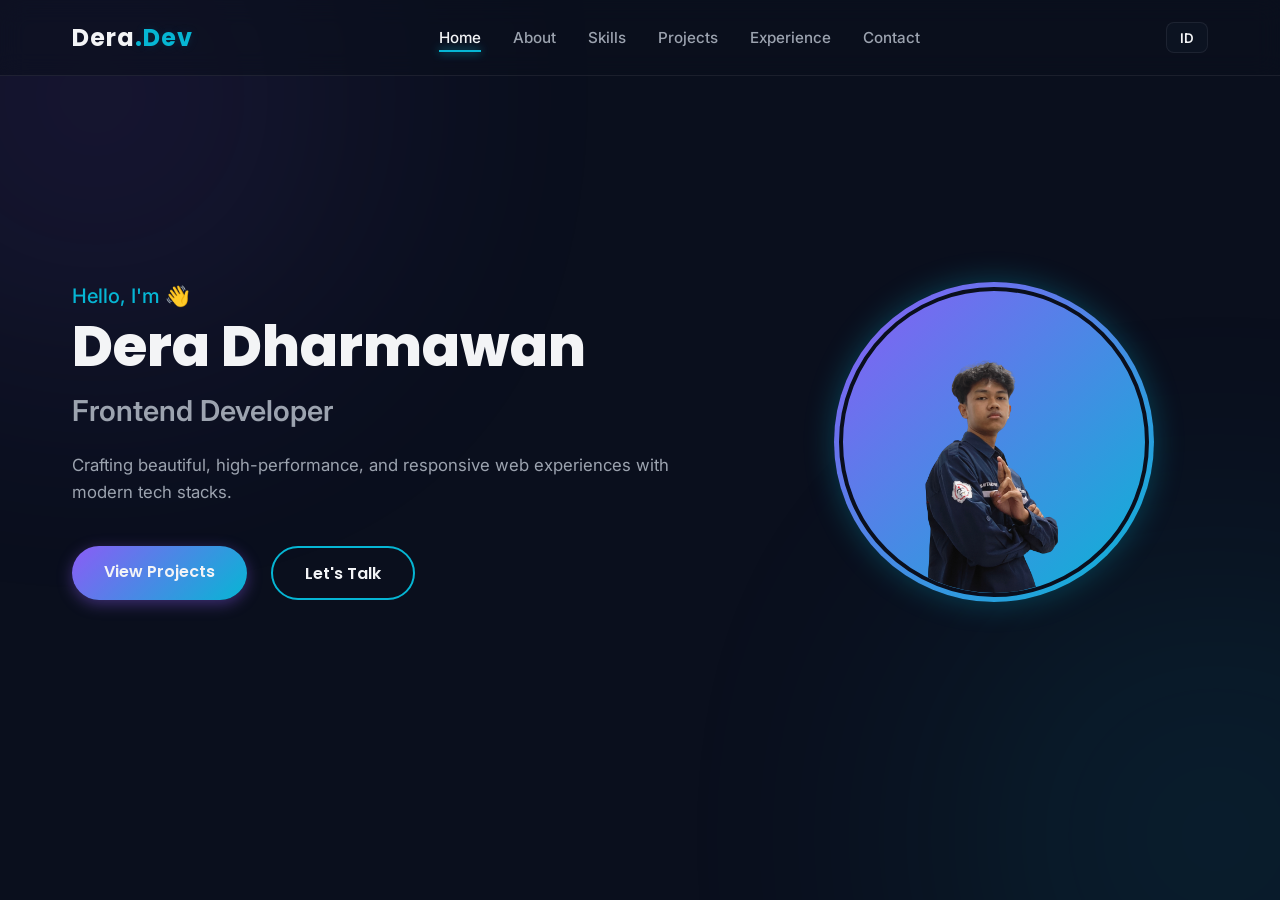
<file: index.html>
<!DOCTYPE html>
<html lang="id">
<head>
  <meta charset="UTF-8">
  <meta name="viewport" content="width=device-width, initial-scale=1.0">
  <title>Developer Portfolio | Home</title>
  <link rel="preconnect" href="https://fonts.googleapis.com">
  <link rel="preconnect" href="https://fonts.gstatic.com" crossorigin>
  <link href="https://fonts.googleapis.com/css2?family=Inter:wght@300;400;500;600&family=Poppins:wght@400;600;700;800&display=swap" rel="stylesheet">
  <link rel="stylesheet" href="https://cdnjs.cloudflare.com/ajax/libs/font-awesome/6.4.0/css/all.min.css">
  <link rel="stylesheet" href="css/style.css">
</head>
<body>
  <div class="bg-glow glow-1"></div>
  <div class="bg-glow glow-2"></div>

  <header class="navbar">
    <div class="nav-container">
      <a href="index.html" class="logo">Dera<span>.Dev</span></a>
      <nav class="nav-links">
        <a href="index.html" data-i18n="nav-home" class="nav-item">Home</a>
        <a href="tentang.html" data-i18n="nav-about" class="nav-item">About</a>
        <a href="keahlian.html" data-i18n="nav-skills" class="nav-item">Skills</a>
        <a href="proyek.html" data-i18n="nav-projects" class="nav-item">Projects</a>
        <a href="pengalaman.html" data-i18n="nav-experience" class="nav-item">Experience</a>
        <a href="kontak.html" data-i18n="nav-contact" class="nav-item">Contact</a>
      </nav>
      <div class="nav-actions">
        <button id="lang-toggle" class="btn-lang">EN</button>
        <div class="hamburger">
          <span></span>
          <span></span>
          <span></span>
        </div>
      </div>
    </div>
  </header>

  <main class="container hero-container">
    <!-- Hero Section -->
    <section class="hero">
      
      <!-- SISI KIRI: Konten Teks -->
      <div class="hero-content">
        <p class="hero-subtitle"><span data-i18n="hero-greet">Hello, I'm</span> 👋</p>
        <!-- GANTI NAMA DI SINI -->
        <h1 class="hero-title">Dera Dharmawan</h1>
        <h2 class="hero-role" data-i18n="hero-title">Frontend Developer</h2>
        <p class="hero-desc" data-i18n="hero-desc">Crafting beautiful, high-performance, and responsive web experiences with modern tech stacks.</p>
        <div class="hero-ctas">
          <a href="proyek.html" class="btn btn-primary" data-i18n="hero-cta-project">View Projects</a>
          <a href="kontak.html" class="btn btn-secondary" data-i18n="hero-cta-contact">Let's Talk</a>
        </div>
      </div>

      <!-- SISI KANAN: Tempat Gambar -->
      <div class="hero-image">
        <div class="image-glow-wrapper">
          <!-- GANTI ALT TEXT DI SINI -->
          <img src="dera_pp.png" alt="Foto Profil Dera Dharmawan">
        </div>
      </div>

    </section>
  </main>

  <script src="js/main.js"></script>
</body>
</html>
</file>
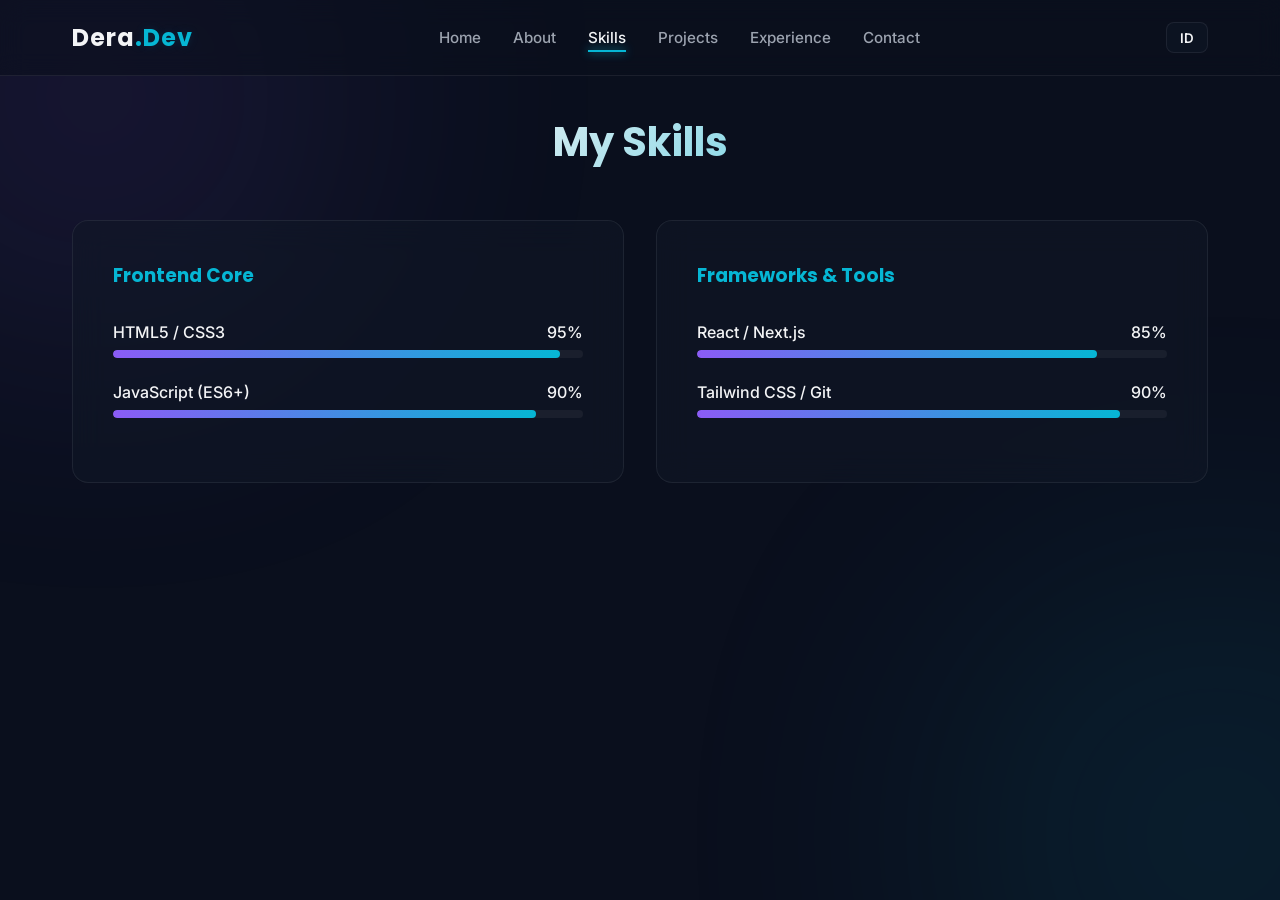
<file: keahlian.html>
<!DOCTYPE html>
<html lang="id">
<head>
  <meta charset="UTF-8">
  <meta name="viewport" content="width=device-width, initial-scale=1.0">
  <title>My Skills | Portfolio</title>
  <link rel="preconnect" href="https://fonts.googleapis.com">
  <link rel="preconnect" href="https://fonts.gstatic.com" crossorigin>
  <link href="https://fonts.googleapis.com/css2?family=Inter:wght@300;400;500;600&family=Poppins:wght@400;600;700;800&display=swap" rel="stylesheet">
  <link rel="stylesheet" href="https://cdnjs.cloudflare.com/ajax/libs/font-awesome/6.4.0/css/all.min.css">
  <link rel="stylesheet" href="css/style.css">
</head>
<body>
  <div class="bg-glow glow-1"></div>
  <div class="bg-glow glow-2"></div>

  <header class="navbar">
    <div class="nav-container">
      <a href="index.html" class="logo">Dera<span>.Dev</span></a>
      <nav class="nav-links">
        <a href="index.html" data-i18n="nav-home" class="nav-item">Home</a>
        <a href="tentang.html" data-i18n="nav-about" class="nav-item">About</a>
        <a href="keahlian.html" data-i18n="nav-skills" class="nav-item">Skills</a>
        <a href="proyek.html" data-i18n="nav-projects" class="nav-item">Projects</a>
        <a href="pengalaman.html" data-i18n="nav-experience" class="nav-item">Experience</a>
        <a href="kontak.html" data-i18n="nav-contact" class="nav-item">Contact</a>
      </nav>
      <div class="nav-actions">
        <button id="lang-toggle" class="btn-lang">EN</button>
        <div class="hamburger">
          <span></span>
          <span></span>
          <span></span>
        </div>
      </div>
    </div>
  </header>

  <main class="container">
    <section class="section-page">
      <h2 class="section-title" data-i18n="skills-title">My Skills</h2>
      
      <div class="skills-grid">
        <div class="skill-card glass">
          <h3 data-i18n="skills-category-1">Frontend Core</h3>
          <div class="skill-item">
            <div class="skill-info"><span>HTML5 / CSS3</span><span>95%</span></div>
            <div class="skill-bar"><span style="width: 95%;"></span></div>
          </div>
          <div class="skill-item">
            <div class="skill-info"><span>JavaScript (ES6+)</span><span>90%</span></div>
            <div class="skill-bar"><span style="width: 90%;"></span></div>
          </div>
        </div>

        <div class="skill-card glass">
          <h3 data-i18n="skills-category-2">Frameworks & Tools</h3>
          <div class="skill-item">
            <div class="skill-info"><span>React / Next.js</span><span>85%</span></div>
            <div class="skill-bar"><span style="width: 85%;"></span></div>
          </div>
          <div class="skill-item">
            <div class="skill-info"><span>Tailwind CSS / Git</span><span>90%</span></div>
            <div class="skill-bar"><span style="width: 90%;"></span></div>
          </div>
        </div>
      </div>
    </section>
  </main>

  <script src="js/main.js"></script>
</body>
</html>
</file>
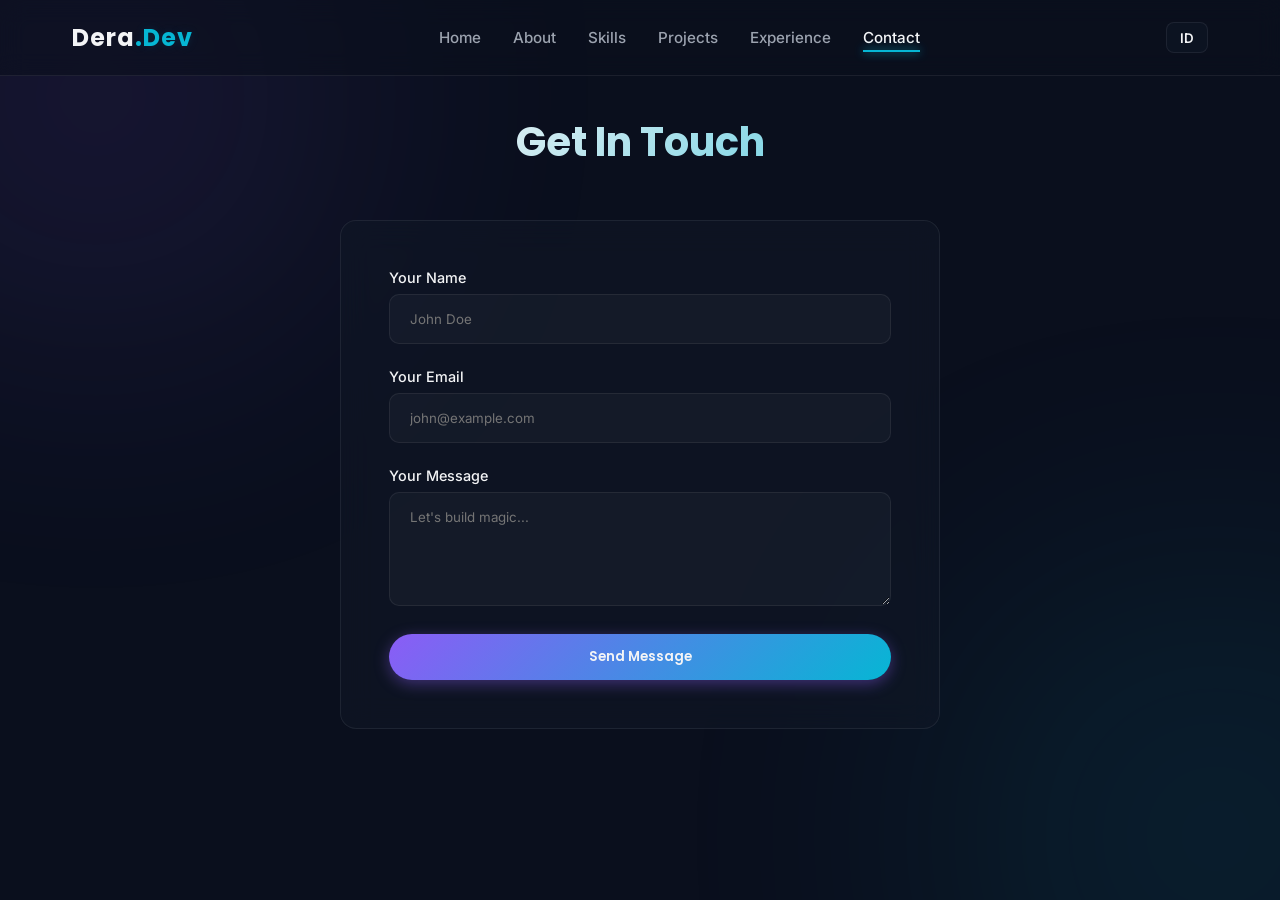
<file: kontak.html>
<!DOCTYPE html>
<html lang="id">
<head>
  <meta charset="UTF-8">
  <meta name="viewport" content="width=device-width, initial-scale=1.0">
  <title>Contact Me | Portfolio</title>
  <link rel="preconnect" href="https://fonts.googleapis.com">
  <link rel="preconnect" href="https://fonts.gstatic.com" crossorigin>
  <link href="https://fonts.googleapis.com/css2?family=Inter:wght@300;400;500;600&family=Poppins:wght@400;600;700;800&display=swap" rel="stylesheet">
  <link rel="stylesheet" href="https://cdnjs.cloudflare.com/ajax/libs/font-awesome/6.4.0/css/all.min.css">
  <link rel="stylesheet" href="css/style.css">
</head>
<body>
  <div class="bg-glow glow-1"></div>
  <div class="bg-glow glow-2"></div>

  <header class="navbar">
    <div class="nav-container">
      <a href="index.html" class="logo">Dera<span>.Dev</span></a>
      <nav class="nav-links">
        <a href="index.html" data-i18n="nav-home" class="nav-item">Home</a>
        <a href="tentang.html" data-i18n="nav-about" class="nav-item">About</a>
        <a href="keahlian.html" data-i18n="nav-skills" class="nav-item">Skills</a>
        <a href="proyek.html" data-i18n="nav-projects" class="nav-item">Projects</a>
        <a href="pengalaman.html" data-i18n="nav-experience" class="nav-item">Experience</a>
        <a href="kontak.html" data-i18n="nav-contact" class="nav-item">Contact</a>
      </nav>
      <div class="nav-actions">
        <button id="lang-toggle" class="btn-lang">EN</button>
        <div class="hamburger">
          <span></span>
          <span></span>
          <span></span>
        </div>
      </div>
    </div>
  </header>

  <main class="container">
    <section class="section-page">
      <h2 class="section-title" data-i18n="contact-title">Get In Touch</h2>
      
      <div class="contact-box glass">
        <form action="https://api.web3forms.com/submit" method="POST" id="contact-form">
          <input type="hidden" name="access_key" value="YOUR_ACCESS_KEY_HERE">
          
          <div class="form-group">
            <label for="name" data-i18n="contact-name-label">Your Name</label>
            <input type="text" name="name" id="name" required placeholder="John Doe">
          </div>
          
          <div class="form-group">
            <label for="email" data-i18n="contact-email-label">Your Email</label>
            <input type="email" name="email" id="email" required placeholder="john@example.com">
          </div>
          
          <div class="form-group">
            <label for="message" data-i18n="contact-msg-label">Your Message</label>
            <textarea name="message" id="message" rows="5" required placeholder="Let's build magic..."></textarea>
          </div>
          
          <button type="submit" class="btn btn-primary" style="width: 100%;" data-i18n="contact-btn">Send Message</button>
        </form>
      </div>
    </section>
  </main>

  <script src="js/main.js"></script>
</body>
</html>
</file>
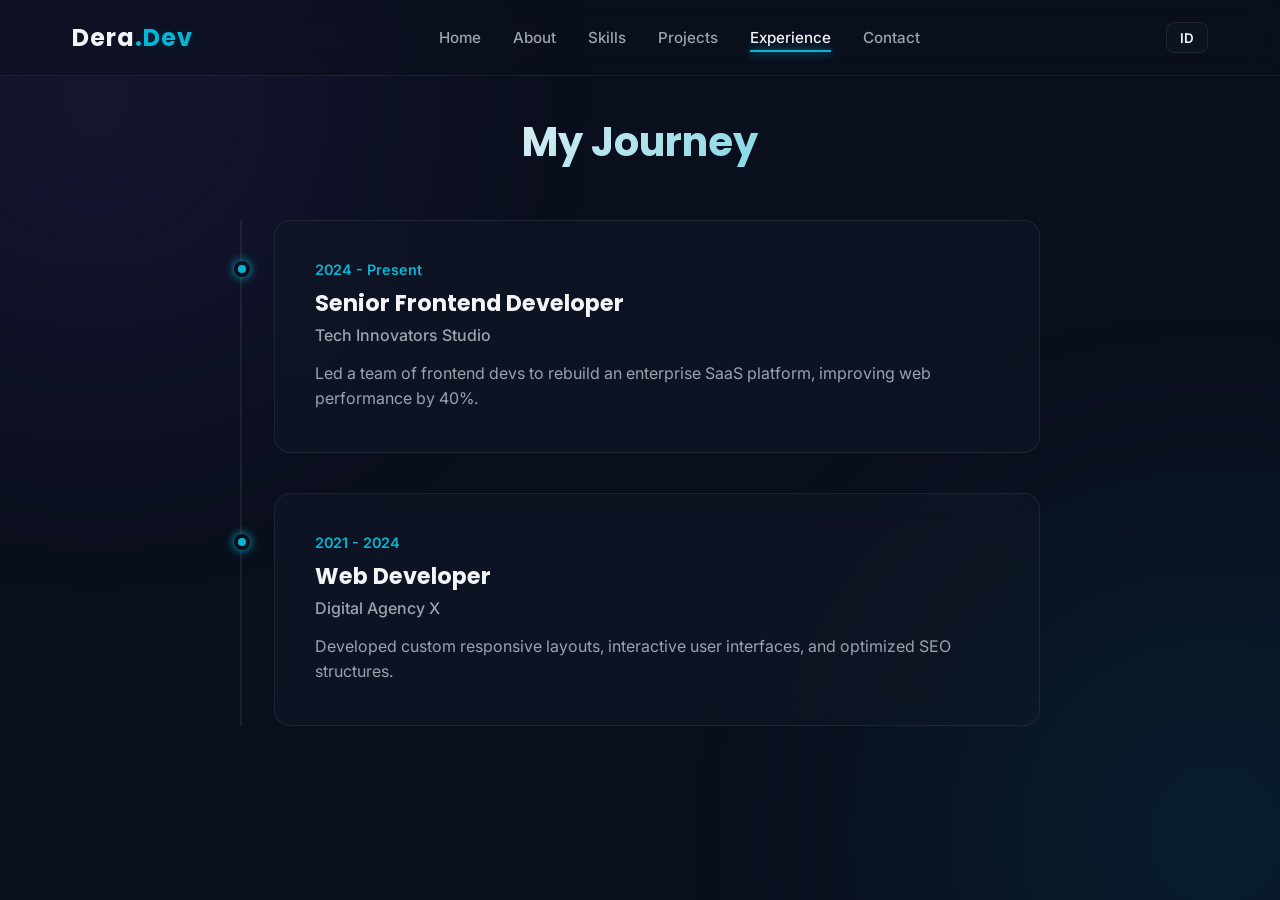
<file: pengalaman.html>
<!DOCTYPE html>
<html lang="id">
<head>
  <meta charset="UTF-8">
  <meta name="viewport" content="width=device-width, initial-scale=1.0">
  <title>Experience | Portfolio</title>
  <link rel="preconnect" href="https://fonts.googleapis.com">
  <link rel="preconnect" href="https://fonts.gstatic.com" crossorigin>
  <link href="https://fonts.googleapis.com/css2?family=Inter:wght@300;400;500;600&family=Poppins:wght@400;600;700;800&display=swap" rel="stylesheet">
  <link rel="stylesheet" href="https://cdnjs.cloudflare.com/ajax/libs/font-awesome/6.4.0/css/all.min.css">
  <link rel="stylesheet" href="css/style.css">
</head>
<body>
  <div class="bg-glow glow-1"></div>
  <div class="bg-glow glow-2"></div>

  <header class="navbar">
    <div class="nav-container">
      <a href="index.html" class="logo">Dera<span>.Dev</span></a>
      <nav class="nav-links">
        <a href="index.html" data-i18n="nav-home" class="nav-item">Home</a>
        <a href="tentang.html" data-i18n="nav-about" class="nav-item">About</a>
        <a href="keahlian.html" data-i18n="nav-skills" class="nav-item">Skills</a>
        <a href="proyek.html" data-i18n="nav-projects" class="nav-item">Projects</a>
        <a href="pengalaman.html" data-i18n="nav-experience" class="nav-item">Experience</a>
        <a href="kontak.html" data-i18n="nav-contact" class="nav-item">Contact</a>
      </nav>
      <div class="nav-actions">
        <button id="lang-toggle" class="btn-lang">EN</button>
        <div class="hamburger">
          <span></span>
          <span></span>
          <span></span>
        </div>
      </div>
    </div>
  </header>

  <main class="container">
    <section class="section-page">
      <h2 class="section-title" data-i18n="exp-title">My Journey</h2>
      
      <div class="timeline">
        <div class="timeline-item glass">
          <div class="timeline-dot"></div>
          <div class="timeline-date" data-i18n="exp-1-date">2024 - Present</div>
          <h3 data-i18n="exp-1-role">Senior Frontend Developer</h3>
          <h4 data-i18n="exp-1-company">Tech Innovators Studio</h4>
          <p data-i18n="exp-1-desc">Led a team of frontend devs to rebuild an enterprise SaaS platform, improving web performance by 40%.</p>
        </div>

        <div class="timeline-item glass">
          <div class="timeline-dot"></div>
          <div class="timeline-date" data-i18n="exp-2-date">2021 - 2024</div>
          <h3 data-i18n="exp-2-role">Web Developer</h3>
          <h4 data-i18n="exp-2-company">Digital Agency X</h4>
          <p data-i18n="exp-2-desc">Developed custom responsive layouts, interactive user interfaces, and optimized SEO structures.</p>
        </div>
      </div>
    </section>
  </main>

  <script src="js/main.js"></script>
</body>
</html>
</file>
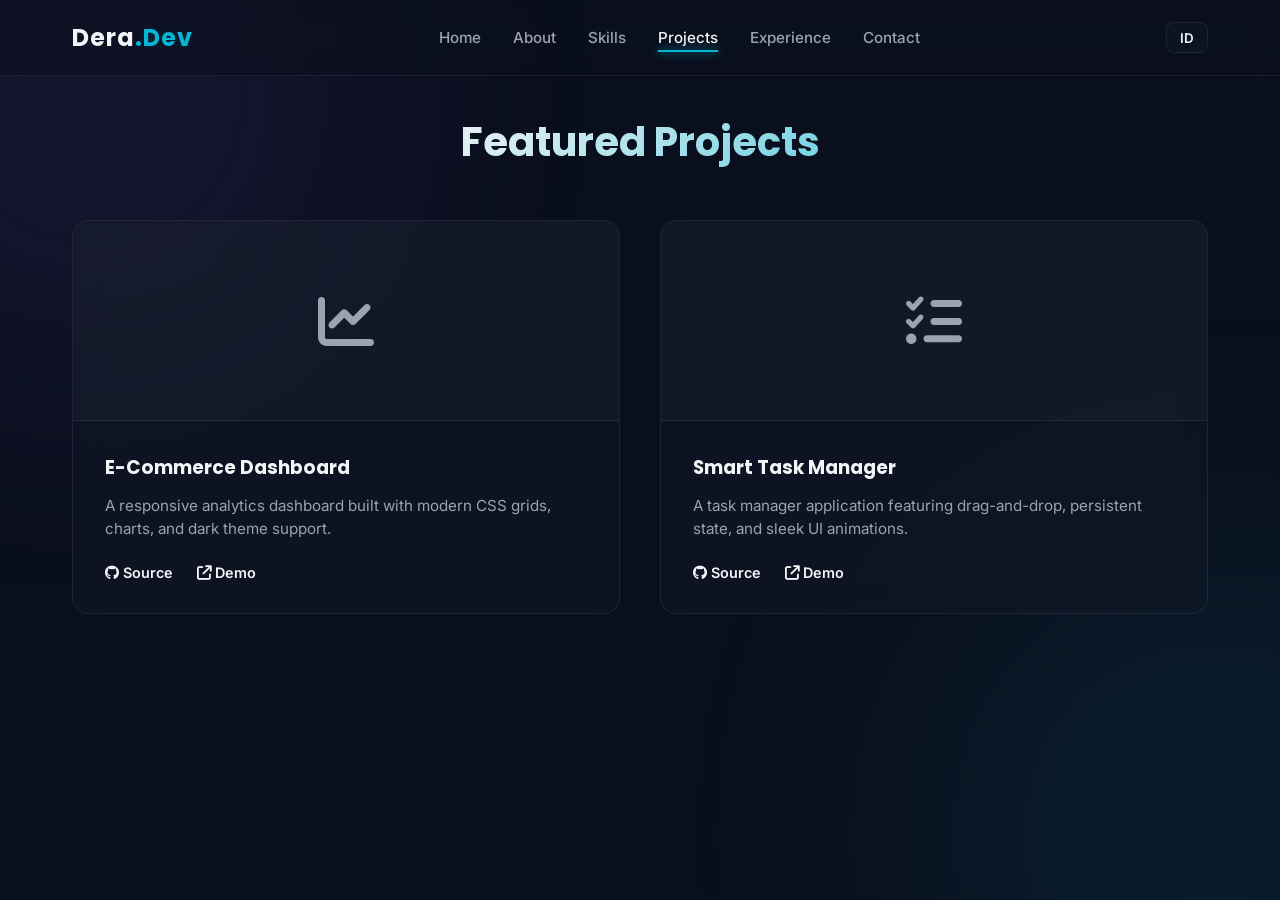
<file: proyek.html>
<!DOCTYPE html>
<html lang="id">
<head>
  <meta charset="UTF-8">
  <meta name="viewport" content="width=device-width, initial-scale=1.0">
  <title>My Projects | Portfolio</title>
  <link rel="preconnect" href="https://fonts.googleapis.com">
  <link rel="preconnect" href="https://fonts.gstatic.com" crossorigin>
  <link href="https://fonts.googleapis.com/css2?family=Inter:wght@300;400;500;600&family=Poppins:wght@400;600;700;800&display=swap" rel="stylesheet">
  <link rel="stylesheet" href="https://cdnjs.cloudflare.com/ajax/libs/font-awesome/6.4.0/css/all.min.css">
  <link rel="stylesheet" href="css/style.css">
</head>
<body>
  <div class="bg-glow glow-1"></div>
  <div class="bg-glow glow-2"></div>

  <header class="navbar">
    <div class="nav-container">
      <a href="index.html" class="logo">Dera<span>.Dev</span></a>
      <nav class="nav-links">
        <a href="index.html" data-i18n="nav-home" class="nav-item">Home</a>
        <a href="tentang.html" data-i18n="nav-about" class="nav-item">About</a>
        <a href="keahlian.html" data-i18n="nav-skills" class="nav-item">Skills</a>
        <a href="proyek.html" data-i18n="nav-projects" class="nav-item">Projects</a>
        <a href="pengalaman.html" data-i18n="nav-experience" class="nav-item">Experience</a>
        <a href="kontak.html" data-i18n="nav-contact" class="nav-item">Contact</a>
      </nav>
      <div class="nav-actions">
        <button id="lang-toggle" class="btn-lang">EN</button>
        <div class="hamburger">
          <span></span>
          <span></span>
          <span></span>
        </div>
      </div>
    </div>
  </header>

  <main class="container">
    <section class="section-page">
      <h2 class="section-title" data-i18n="projects-title">Featured Projects</h2>
      
      <div class="projects-grid">
        <div class="project-card glass">
          <div class="project-img-placeholder"><i class="fa-solid fa-chart-line"></i></div>
          <div class="project-details">
            <h3 data-i18n="project-1-title">E-Commerce Dashboard</h3>
            <p data-i18n="project-1-desc">A responsive analytics dashboard built with modern CSS grids, charts, and dark theme support.</p>
            <div class="project-links">
              <a href="#" class="btn-link"><i class="fa-brands fa-github"></i> Source</a>
              <a href="#" class="btn-link"><i class="fa-solid fa-arrow-up-right-from-square"></i> Demo</a>
            </div>
          </div>
        </div>

        <div class="project-card glass">
          <div class="project-img-placeholder"><i class="fa-solid fa-list-check"></i></div>
          <div class="project-details">
            <h3 data-i18n="project-2-title">Smart Task Manager</h3>
            <p data-i18n="project-2-desc">A task manager application featuring drag-and-drop, persistent state, and sleek UI animations.</p>
            <div class="project-links">
              <a href="#" class="btn-link"><i class="fa-brands fa-github"></i> Source</a>
              <a href="#" class="btn-link"><i class="fa-solid fa-arrow-up-right-from-square"></i> Demo</a>
            </div>
          </div>
        </div>
      </div>
    </section>
  </main>

  <script src="js/main.js"></script>
</body>
</html>
</file>
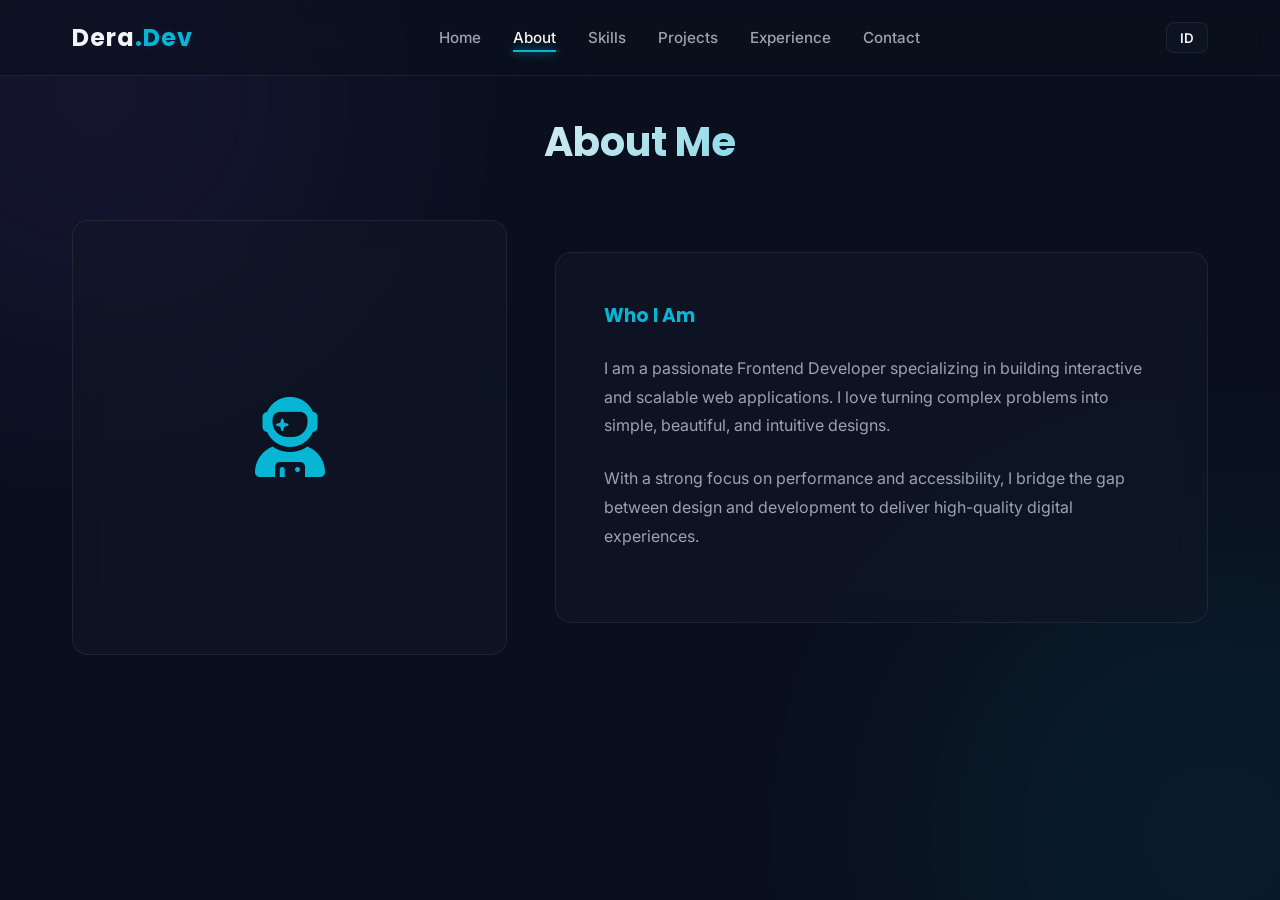
<file: tentang.html>
<!DOCTYPE html>
<html lang="id">
<head>
  <meta charset="UTF-8">
  <meta name="viewport" content="width=device-width, initial-scale=1.0">
  <title>About Me | Portfolio</title>
  <link rel="preconnect" href="https://fonts.googleapis.com">
  <link rel="preconnect" href="https://fonts.gstatic.com" crossorigin>
  <link href="https://fonts.googleapis.com/css2?family=Inter:wght@300;400;500;600&family=Poppins:wght@400;600;700;800&display=swap" rel="stylesheet">
  <link rel="stylesheet" href="https://cdnjs.cloudflare.com/ajax/libs/font-awesome/6.4.0/css/all.min.css">
  <link rel="stylesheet" href="css/style.css">
</head>
<body>
  <div class="bg-glow glow-1"></div>
  <div class="bg-glow glow-2"></div>

  <header class="navbar">
    <div class="nav-container">
      <a href="index.html" class="logo">Dera<span>.Dev</span></a>
      <nav class="nav-links">
        <a href="index.html" data-i18n="nav-home" class="nav-item">Home</a>
        <a href="tentang.html" data-i18n="nav-about" class="nav-item">About</a>
        <a href="keahlian.html" data-i18n="nav-skills" class="nav-item">Skills</a>
        <a href="proyek.html" data-i18n="nav-projects" class="nav-item">Projects</a>
        <a href="pengalaman.html" data-i18n="nav-experience" class="nav-item">Experience</a>
        <a href="kontak.html" data-i18n="nav-contact" class="nav-item">Contact</a>
      </nav>
      <div class="nav-actions">
        <button id="lang-toggle" class="btn-lang">EN</button>
        <div class="hamburger">
          <span></span>
          <span></span>
          <span></span>
        </div>
      </div>
    </div>
  </header>

  <main class="container">
    <section class="section-page">
      <h2 class="section-title" data-i18n="about-title">About Me</h2>
      <div class="about-grid">
        <div class="about-img-card glass">
          <div class="avatar-placeholder">
            <i class="fa-solid fa-user-astronaut"></i>
          </div>
        </div>
        <div class="about-info glass">
          <h3 data-i18n="about-subtitle">Who I Am</h3>
          <p data-i18n="about-p1">I am a passionate Frontend Developer specializing in building interactive and scalable web applications. I love turning complex problems into simple, beautiful, and intuitive designs.</p>
          <p data-i18n="about-p2">With a strong focus on performance and accessibility, I bridge the gap between design and development to deliver high-quality digital experiences.</p>
        </div>
      </div>
    </section>
  </main>

  <script src="js/main.js"></script>
</body>
</html>
</file>
<file: css/style.css>
/* -----------------------------------------
   RESET & ROOT VARIABLES
----------------------------------------- */
:root {
  --bg-dark: #0a0f1d;
  --card-bg: rgba(17, 24, 39, 0.55);
  --text-main: #f3f4f6;
  --text-muted: #9ca3af;
  
  /* Modern Electric Theme Accent colors */
  --accent-primary: #8b5cf6;  /* Purple */
  --accent-secondary: #06b6d4; /* Cyan */
  --accent-glow: rgba(6, 182, 212, 0.15);
  
  --glass-border: rgba(255, 255, 255, 0.07);
  --font-title: 'Poppins', sans-serif;
  --font-body: 'Inter', sans-serif;
  --transition: all 0.35s cubic-bezier(0.4, 0, 0.2, 1);
}

* {
  margin: 0;
  padding: 0;
  box-sizing: border-box;
}

body {
  background-color: var(--bg-dark);
  color: var(--text-main);
  font-family: var(--font-body);
  overflow-x: hidden;
  position: relative;
  min-height: 100vh;
}

/* -----------------------------------------
   GLOWING BACKGROUNDS (Aesthetic)
----------------------------------------- */
.bg-glow {
  position: fixed;
  border-radius: 50%;
  filter: blur(140px);
  z-index: -1;
  pointer-events: none;
}

.glow-1 {
  width: 35vw;
  height: 35vw;
  background: var(--accent-primary);
  top: -10vw;
  left: -10vw;
  opacity: 0.15;
}

.glow-2 {
  width: 40vw;
  height: 40vw;
  background: var(--accent-secondary);
  bottom: -15vw;
  right: -15vw;
  opacity: 0.12;
}

/* -----------------------------------------
   GLASSMORPHISM UTILITY
----------------------------------------- */
.glass {
  background: var(--card-bg);
  backdrop-filter: blur(16px);
  -webkit-backdrop-filter: blur(16px);
  border: 1px solid var(--glass-border);
  border-radius: 16px;
}

/* -----------------------------------------
   NAVBAR & HEADER
----------------------------------------- */
.navbar {
  position: fixed;
  top: 0;
  left: 0;
  width: 100%;
  z-index: 100;
  background: rgba(10, 15, 29, 0.6);
  backdrop-filter: blur(12px);
  border-bottom: 1px solid var(--glass-border);
  transition: var(--transition);
}

.nav-container {
  max-width: 1200px;
  margin: 0 auto;
  padding: 1.25rem 2rem;
  display: flex;
  justify-content: space-between;
  align-items: center;
}

.logo {
  font-family: var(--font-title);
  font-size: 1.5rem;
  font-weight: 700;
  color: var(--text-main);
  text-decoration: none;
  letter-spacing: 1px;
}

.logo span {
  color: var(--accent-secondary);
  text-shadow: 0 0 10px var(--accent-glow);
}

.nav-links {
  display: flex;
  gap: 2rem;
}

.nav-links a {
  text-decoration: none;
  color: var(--text-muted);
  font-weight: 500;
  font-size: 0.95rem;
  transition: var(--transition);
  position: relative;
}

.nav-links a:hover,
.nav-links a.active {
  color: var(--text-main);
}

.nav-links a::after {
  content: '';
  position: absolute;
  width: 0;
  height: 2px;
  bottom: -5px;
  left: 0;
  background-color: var(--accent-secondary);
  box-shadow: 0 0 10px var(--accent-secondary);
  transition: var(--transition);
}

.nav-links a:hover::after,
.nav-links a.active::after {
  width: 100%;
}

.nav-actions {
  display: flex;
  align-items: center;
  gap: 1.5rem;
}

.btn-lang {
  background: var(--card-bg);
  border: 1px solid var(--glass-border);
  color: var(--text-main);
  padding: 0.4rem 0.8rem;
  border-radius: 8px;
  font-family: var(--font-body);
  font-weight: 600;
  cursor: pointer;
  transition: var(--transition);
}

.btn-lang:hover {
  background: var(--accent-secondary);
  color: var(--bg-dark);
  box-shadow: 0 0 15px var(--accent-glow);
}

/* Hamburger menu */
.hamburger {
  display: none;
  flex-direction: column;
  gap: 5px;
  cursor: pointer;
}

.hamburger span {
  width: 25px;
  height: 2px;
  background-color: var(--text-main);
  transition: var(--transition);
}

/* -----------------------------------------
   GLOBAL STYLES & LAYOUTS
----------------------------------------- */
.container {
  max-width: 1200px;
  margin: 0 auto;
  padding: 7rem 2rem 3rem 2rem;
}

.section-page {
  animation: fadeIn 0.6s ease-out forwards;
}

@keyframes fadeIn {
  from { opacity: 0; transform: translateY(20px); }
  to { opacity: 1; transform: translateY(0); }
}

.section-title {
  font-family: var(--font-title);
  font-size: 2.5rem;
  margin-bottom: 3rem;
  text-align: center;
  background: linear-gradient(135deg, var(--text-main) 30%, var(--accent-secondary));
  -webkit-background-clip: text;
  -webkit-text-fill-color: transparent;
}

/* -----------------------------------------
   BUTTONS
----------------------------------------- */
.btn {
  display: inline-block;
  padding: 0.8rem 2rem;
  border-radius: 30px;
  text-decoration: none;
  font-weight: 600;
  font-family: var(--font-title);
  transition: var(--transition);
  cursor: pointer;
}

.btn-primary {
  background: linear-gradient(135deg, var(--accent-primary), var(--accent-secondary));
  color: var(--text-main);
  border: none;
  box-shadow: 0 4px 15px rgba(139, 92, 246, 0.4);
}

.btn-primary:hover {
  transform: translateY(-2px);
  box-shadow: 0 6px 20px rgba(139, 92, 246, 0.6);
}

.btn-secondary {
  background: transparent;
  color: var(--text-main);
  border: 2px solid var(--accent-secondary);
}

.btn-secondary:hover {
  background: rgba(6, 182, 212, 0.1);
  transform: translateY(-2px);
  box-shadow: 0 0 15px var(--accent-glow);
}

/* -----------------------------------------
   PAGE SPECIFIC CARDS & GRIDS
----------------------------------------- */

/* -----------------------------------------
   HERO SECTION (Teks & Gambar Sejajar)
----------------------------------------- */
.hero-container {
  display: flex;
  align-items: center;
  min-height: calc(100vh - 5rem);
}

.hero {
  display: flex;
  align-items: center;
  justify-content: space-between;
  gap: 4rem; /* Jarak antara teks dan gambar */
  width: 100%;
}

/* Sisi Teks */
.hero-content {
  flex: 1.2; /* Teks mengambil ruang sedikit lebih lebar */
}

.hero-subtitle {
  font-size: 1.25rem;
  color: var(--accent-secondary);
  font-weight: 500;
  margin-bottom: 0.5rem;
}

.hero-title {
  font-family: var(--font-title);
  font-size: 3.5rem;
  font-weight: 800;
  line-height: 1.1;
  margin-bottom: 1rem;
}

.hero-role {
  font-size: 1.8rem;
  color: var(--text-muted);
  font-weight: 600;
  margin-bottom: 1.5rem;
}

.hero-desc {
  font-size: 1.05rem;
  color: var(--text-muted);
  line-height: 1.6;
  margin-bottom: 2.5rem;
}

.hero-ctas {
  display: flex;
  gap: 1.5rem;
}

/* Sisi Gambar dengan Efek Glowing Border */
.hero-image {
  flex: 0.8; /* Ukuran proporsional untuk gambar */
  display: flex;
  justify-content: center;
  align-items: center;
}

.image-glow-wrapper {
  position: relative;
  width: 320px;
  height: 320px;
  border-radius: 50%;
  padding: 5px; /* Memberikan celah untuk warna border gradient */
  background: linear-gradient(135deg, var(--accent-primary), var(--accent-secondary));
  box-shadow: 0 0 30px rgba(6, 182, 212, 0.3); /* Efek cahaya neon di sekitar gambar */
  animation: float 4s ease-in-out infinite; /* Membuat gambar sedikit melayang naik-turun */
}

.image-glow-wrapper img {
  width: 100%;
  height: 100%;
  object-fit: cover;
  border-radius: 50%;
  border: 4px solid var(--bg-dark); /* Garis batas gelap sebelum warna gradasi neon */
}

/* -----------------------------------------
   RESPONSIVITAS MOBILE UNTUK HERO
----------------------------------------- */
@media (max-width: 968px) {
  .hero {
    gap: 2rem;
  }
  .hero-title {
    font-size: 3rem;
  }
}

@media (max-width: 768px) {
  .hero {
    /* Mengubah arah layout menjadi vertikal dan menaruh gambar di bagian atas teks saat di HP */
    flex-direction: column-reverse; 
    text-align: center;
    gap: 3rem;
  }

  .hero-ctas {
    justify-content: center;
  }

  .image-glow-wrapper {
    width: 240px; /* Ukuran gambar mengecil secara otomatis di layar HP */
    height: 240px;
  }
}

/* ABOUT SECTION */
.about-grid {
  display: grid;
  grid-template-columns: 1fr 1.5fr;
  gap: 3rem;
  align-items: center;
}

.about-img-card {
  aspect-ratio: 1;
  display: flex;
  justify-content: center;
  align-items: center;
  overflow: hidden;
}

.avatar-placeholder {
  font-size: 5rem;
  color: var(--accent-secondary);
  animation: float 4s ease-in-out infinite;
}

@keyframes float {
  0%, 100% { transform: translateY(0); }
  50% { transform: translateY(-10px); }
}

.about-info {
  padding: 3rem;
}

.about-info h3 {
  font-family: var(--font-title);
  margin-bottom: 1.5rem;
  color: var(--accent-secondary);
}

.about-info p {
  color: var(--text-muted);
  line-height: 1.8;
  margin-bottom: 1.5rem;
}

/* SKILLS SECTION */
.skills-grid {
  display: grid;
  grid-template-columns: repeat(auto-fit, minmax(320px, 1fr));
  gap: 2rem;
}

.skill-card {
  padding: 2.5rem;
}

.skill-card h3 {
  font-family: var(--font-title);
  color: var(--accent-secondary);
  margin-bottom: 2rem;
}

.skill-item {
  margin-bottom: 1.5rem;
}

.skill-info {
  display: flex;
  justify-content: space-between;
  margin-bottom: 0.5rem;
  font-weight: 500;
}

.skill-bar {
  width: 100%;
  height: 8px;
  background-color: rgba(255, 255, 255, 0.05);
  border-radius: 10px;
  overflow: hidden;
}

.skill-bar span {
  display: block;
  height: 100%;
  background: linear-gradient(90deg, var(--accent-primary), var(--accent-secondary));
  border-radius: 10px;
}

/* PROJECTS SECTION */
.projects-grid {
  display: grid;
  grid-template-columns: repeat(auto-fit, minmax(350px, 1fr));
  gap: 2.5rem;
}

.project-card {
  overflow: hidden;
  transition: var(--transition);
}

.project-card:hover {
  transform: translateY(-8px);
  border-color: var(--accent-secondary);
  box-shadow: 0 10px 30px rgba(6, 182, 212, 0.1);
}

.project-img-placeholder {
  height: 200px;
  background: rgba(255, 255, 255, 0.02);
  display: flex;
  justify-content: center;
  align-items: center;
  font-size: 3.5rem;
  color: var(--text-muted);
  border-bottom: 1px solid var(--glass-border);
}

.project-card:hover .project-img-placeholder i {
  color: var(--accent-secondary);
  transform: scale(1.1);
  transition: var(--transition);
}

.project-details {
  padding: 2rem;
}

.project-details h3 {
  font-family: var(--font-title);
  margin-bottom: 0.8rem;
}

.project-details p {
  color: var(--text-muted);
  line-height: 1.5;
  margin-bottom: 1.5rem;
  font-size: 0.95rem;
}

.project-links {
  display: flex;
  gap: 1.5rem;
}

.btn-link {
  color: var(--text-main);
  text-decoration: none;
  font-weight: 600;
  font-size: 0.9rem;
  transition: var(--transition);
}

.btn-link:hover {
  color: var(--accent-secondary);
}

/* EXPERIENCE TIMELINE */
.timeline {
  position: relative;
  max-width: 800px;
  margin: 0 auto;
  padding-left: 2rem;
  border-left: 2px solid var(--glass-border);
}

.timeline-item {
  position: relative;
  padding: 2.5rem;
  margin-bottom: 2.5rem;
}

.timeline-dot {
  position: absolute;
  width: 16px;
  height: 16px;
  border-radius: 50%;
  background: var(--accent-secondary);
  left: -41px;
  top: 40px;
  border: 4px solid var(--bg-dark);
  box-shadow: 0 0 10px var(--accent-secondary);
}

.timeline-date {
  font-weight: 600;
  color: var(--accent-secondary);
  font-size: 0.9rem;
  margin-bottom: 0.5rem;
}

.timeline-item h3 {
  font-family: var(--font-title);
  font-size: 1.4rem;
  margin-bottom: 0.3rem;
}

.timeline-item h4 {
  color: var(--text-muted);
  font-weight: 500;
  margin-bottom: 1rem;
}

.timeline-item p {
  color: var(--text-muted);
  line-height: 1.6;
}

/* CONTACT SECTION */
.contact-box {
  max-width: 600px;
  margin: 0 auto;
  padding: 3rem;
}

.form-group {
  margin-bottom: 1.5rem;
}

.form-group label {
  display: block;
  font-weight: 500;
  margin-bottom: 0.5rem;
  font-size: 0.9rem;
}

.form-group input,
.form-group textarea {
  width: 100%;
  padding: 1rem 1.25rem;
  background: rgba(255, 255, 255, 0.03);
  border: 1px solid var(--glass-border);
  border-radius: 10px;
  color: var(--text-main);
  font-family: var(--font-body);
  transition: var(--transition);
}

.form-group input:focus,
.form-group textarea:focus {
  outline: none;
  border-color: var(--accent-secondary);
  background: rgba(255, 255, 255, 0.06);
  box-shadow: 0 0 15px var(--accent-glow);
}

/* -----------------------------------------
   RESPONSIVE DESIGN (MEDIA QUERIES)
----------------------------------------- */
@media (max-width: 968px) {
  .about-grid {
    grid-template-columns: 1fr;
  }
}

@media (max-width: 768px) {
  .nav-links {
    position: fixed;
    top: -100vh;
    left: 0;
    width: 100%;
    height: calc(100vh - 4rem);
    background: rgba(10, 15, 29, 0.95);
    backdrop-filter: blur(24px);
    flex-direction: column;
    justify-content: center;
    align-items: center;
    gap: 3rem;
    transition: var(--transition);
    z-index: 99;
  }

  .nav-links.active {
    top: 5rem; /* Menutupi layar tepat di bawah navbar */
  }

  .hamburger {
    display: flex;
  }

  /* Hamburger transform */
  .hamburger.active span:nth-child(1) {
    transform: translateY(7px) rotate(45deg);
  }
  .hamburger.active span:nth-child(2) {
    opacity: 0;
  }
  .hamburger.active span:nth-child(3) {
    transform: translateY(-7px) rotate(-45deg);
  }

  .hero-title {
    font-size: 2.8rem;
  }
  
  .hero-role {
    font-size: 1.5rem;
  }
}
</file>
